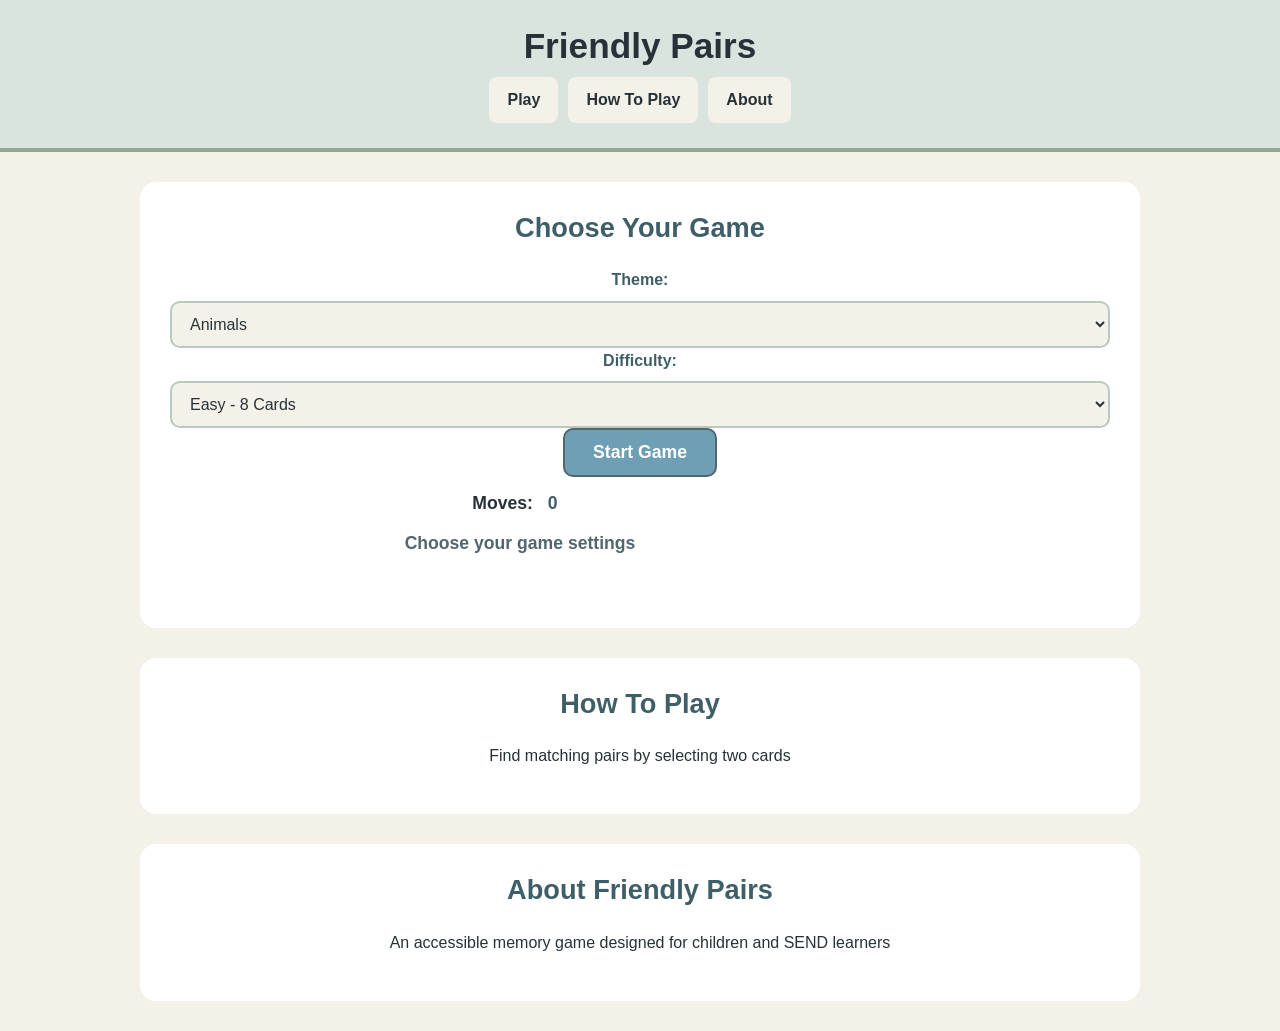
<file: index.html>
<!DOCTYPE html>
<html lang="en">

<head>

    <meta charset="UTF-8">
    <meta name="viewport" content="width=device-width, initial-scale=1.0">

    <title>Friendly Pairs</title>

    <link rel="stylesheet" href="css/style.css">

</head>

<body>

    <header>
        <h1>Friendly Pairs</h1>

        <nav>
            <a href="#game">Play</a>
            <a href="#instructions">How To Play</a>
            <a href="#about">About</a>
        </nav>
    </header>

        <main>

        <section id="game">
            <h2>Choose Your Game</h2>

        <div class="controls">

            <label>
                Theme:
        <select id="theme">
           <option value="animals">Animals</option>
           <option value="numbers">Numbers</option>
           <option value="colours">Colours</option>
        </select>
            </label>

            <label>
                Difficulty:
        <select id="difficulty">
           <option value="8">Easy - 8 Cards</option>
           <option value="12">Medium - 12 Cards</option>
           <option value="16">Hard - 16 Cards</option>
        </select>
            </label>
        </div>

        <button id="start" type="button">Start Game</button>

        <p>
         Moves:
        <span id="moves" aria-live="polite">0</span>
        </p>

        <p id="message" aria-live="polite">Choose your game settings</p>

       <div
           id="board"
           role="group"
           aria-label="Memory game cards">
       </div>

    </section>

        <section id="instructions">

            <h2>How To Play</h2>

            <p>Find matching pairs by selecting two cards</p>

        </section>

        <section id="about">

            <h2>About Friendly Pairs</h2>

            <p>An accessible memory game designed for children and SEND learners</p>

        </section>

        </main>

        <script src="js/script.js"></script>
        
</body>

</html>
</file>
<file: css/style.css>
/* Main page styling */
body {
    font-family: Arial, sans-serif;
    background-color: #f4f1e8;
    color: #263238;
    margin: 0;
    text-align: center;
    line-height: 1.6;
}

/* Improve heading readability */
h1,
h2 {
    line-height: 1.2;
}

/* Interactive elements */
button,
select,
a {
    font-family: inherit;
}

/* Header and Navigation */

header {
    background-color: #d9e4df;
    padding: 25px 20px;
    border-bottom: 4px solid #8eaa92;
}

header h1 {
    margin: 0 0 10px;
    font-size: 2.2rem;
    color: #263238;
}

nav {
    display: flex;
    justify-content: center;
    align-items: center;
    gap: 10px;
    flex-wrap: wrap;
}

nav a {
    display: inline-block;
    padding: 10px 18px;
    color: #263238;
    background-color: #f4f1e8;
    text-decoration: none;
    font-weight: bold;
    border-radius: 8px;
}

/* Navigation hover state */
nav a:hover {
    background-color: #6f9fb5;
    color: white;
}

/* Keyboard focus state */
nav a:focus-visible {
    outline: 3px solid #d6aa62;
    outline-offset: 3px;
}

 /* Main Content Sections */

main {
    width: 90%;
    max-width: 1000px;
    margin: 30px auto;
}

section {
    background-color: #ffffff;
    margin-bottom: 30px;
    padding: 30px;
    border-radius: 16px;
    box-sizing: border-box;
}

/* Section headings */
section h2 {
    margin-top: 0;
    color: #3f5f68;
    font-size: 1.7rem;
}

/* Section paragraphs */
section p {
    max-width: 700px;
    margin-left: auto;
    margin-right: auto;
}nav a

/* Game Controls */

.controls {
    display: flex;
    justify-content: center;
    align-items: center;
    gap: 20px;
    flex-wrap: wrap;
    margin: 25px 0;
}

.controls label {
    display: flex;
    flex-direction: column;
    gap: 8px;
    font-weight: bold;
    color: #3f5f68;
}

.controls select {
    min-width: 180px;
    padding: 12px 14px;
    background-color: #f4f1e8;
    color: #263238;
    border: 2px solid #b8c9c0;
    border-radius: 10px;
    font-size: 1rem;
    cursor: pointer;
}

/* Start Game button */
#start {
    padding: 12px 28px;
    background-color: #6f9fb5;
    color: #ffffff;
    border: 2px solid #52666d;
    border-radius: 10px;
    font-size: 1.1rem;
    font-weight: bold;
    cursor: pointer;
    transition: background-color 0.2s ease, transform 0.2s ease;
}

/* Start Game hover state */
#start:hover {
    background-color: #3f5f68;
    transform: translateY(-2px);
}

/* Start Game keyboard focus */
#start:focus-visible {
    outline: 3px solid #d6aa62;
    outline-offset: 3px;
}

/* Start Game active state */
#start:active {
    transform: translateY(0);
}

/* Select hover state */
.controls select:hover {
    border-color: #6f9fb5;
}

/* Select keyboard focus state */
.controls select:focus-visible {
    outline: 3px solid #d6aa62;
    outline-offset: 2px;
    border-color: #6f9fb5;
}

/* Move counter */
#game > p {
    margin: 12px 0;
    font-size: 1.1rem;
    font-weight: bold;
}

#game > p span {
    display: inline-block;
    min-width: 30px;
    color: #3f5f68;
}

#message {
    min-height: 28px;
    margin: 10px auto 20px;
    color: #52666d;
    font-weight: bold;
}

/* Game message */
#message {
    min-height: 28px;
    color: #52666d;
    font-weight: bold;
}

/* Game Board and Cards */

#board {
    display: grid;
    grid-template-columns: repeat(4, 1fr);
    gap: 15px;
    max-width: 650px;
    margin: 30px auto 10px;
}

/* Individual game cards */
.card {
    min-height: 110px;
    padding: 15px;
    background-color: #d9e4df;
    color: #3f5f68;
    border: 3px solid #b8c9c0;
    border-radius: 14px;
    font-size: 1.4rem;
    font-weight: bold;
    cursor: pointer;
    box-sizing: border-box;
    transition: background-color 0.2s ease, transform 0.2s ease;
}

/* Card Interaction States */

/* Card hover state */
.card:hover {
    background-color: #c8d9d2;
    transform: translateY(-3px);
}

/* Keyboard focus state */
.card:focus-visible {
    outline: 3px solid #d6aa62;
    outline-offset: 3px;
}

/* Matched card state */
.card.matched {
    background-color: #c8d9d2;
    border-color: #8eaa92;
    color: #3f5f68;
    cursor: default;
}

/* Prevent matched cards from moving on hover */
.card.matched:hover {
    transform: none;
}

/* Keep the interaction smooth */
.card {
    transition: background-color 0.2s ease, transform 0.2s ease;
}

/* Responsive Mobile and Tablet Layout  */

@media (max-width: 768px) {

    main {
        width: 94%;
        margin: 20px auto;
    }

    section {
        padding: 22px;
    }

    header {
        padding: 20px 15px;
    }

    header h1 {
        font-size: 2rem;
    }

    #board {
        gap: 10px;
    }

    .card {
        min-height: 95px;
        font-size: 1.8rem;
    }
}

/* Smaller mobile screens */
@media (max-width: 480px) {

    #start {
    width: 100%;
    max-width: 280px;
    }

    header h1 {
        font-size: 1.8rem;
    }

    nav {
        gap: 6px;
    }

    nav a {
        padding: 9px 12px;
    }

    .controls {
        flex-direction: column;
        gap: 15px;
    }

    .controls label {
        width: 100%;
        max-width: 280px;
    }

    .controls select {
        width: 100%;
        box-sizing: border-box;
    }

    #board {
        grid-template-columns: repeat(2, 1fr);
        max-width: 400px;
    }

    .card {
        min-height: 85px;
        font-size: 1.6rem;
    }

    section {
        padding: 18px;
    }
}

/* Reduced Motion Accessibility */

@media (prefers-reduced-motion: reduce) {

    .card {
        transition: none;
    }

    .card:hover {
        transform: none;
    }
}
</file>
